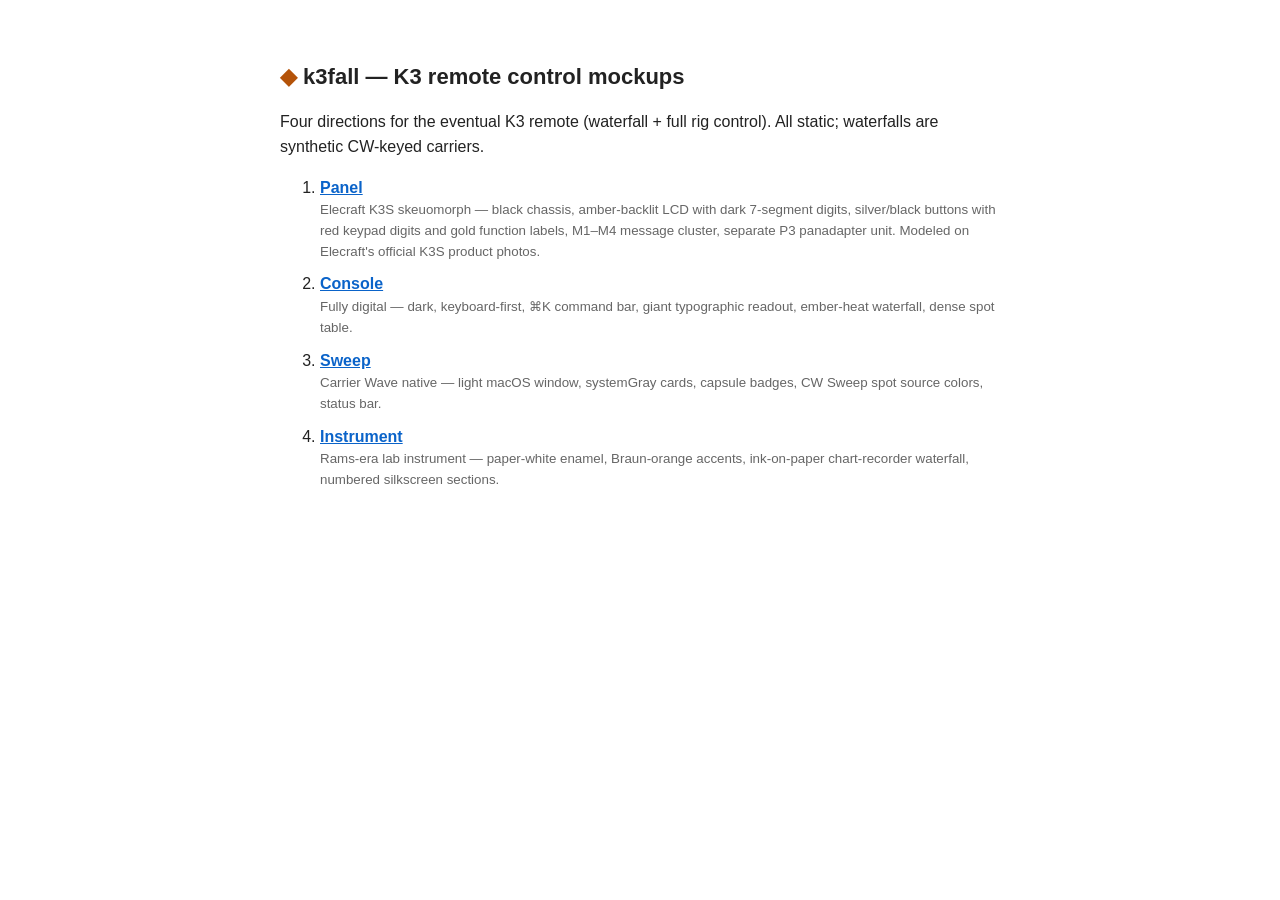
<file: mockups/index.html>
<!DOCTYPE html>
<html lang="en">
<head>
<meta charset="utf-8">
<title>k3fall — UI mockups</title>
<style>
  body { font-family: -apple-system, sans-serif; max-width: 720px; margin: 60px auto;
         padding: 0 20px; color: #222; line-height: 1.55; }
  h1 { font-size: 22px; } h1 span { color: #b45309; }
  li { margin: 10px 0; }
  a { font-weight: 600; color: #0a63c9; }
  small { color: #666; display: block; }
</style>
</head>
<body>
<h1><span>◆</span> k3fall — K3 remote control mockups</h1>
<p>Four directions for the eventual K3 remote (waterfall + full rig control). All static; waterfalls are synthetic CW-keyed carriers.</p>
<ol>
  <li><a href="panel.html">Panel</a><small>Elecraft K3S skeuomorph — black chassis, amber-backlit LCD with dark 7-segment digits, silver/black buttons with red keypad digits and gold function labels, M1–M4 message cluster, separate P3 panadapter unit. Modeled on Elecraft's official K3S product photos.</small></li>
  <li><a href="console.html">Console</a><small>Fully digital — dark, keyboard-first, ⌘K command bar, giant typographic readout, ember-heat waterfall, dense spot table.</small></li>
  <li><a href="sweep.html">Sweep</a><small>Carrier Wave native — light macOS window, systemGray cards, capsule badges, CW Sweep spot source colors, status bar.</small></li>
  <li><a href="instrument.html">Instrument</a><small>Rams-era lab instrument — paper-white enamel, Braun-orange accents, ink-on-paper chart-recorder waterfall, numbered silkscreen sections.</small></li>
</ol>
</body>
</html>
</file>
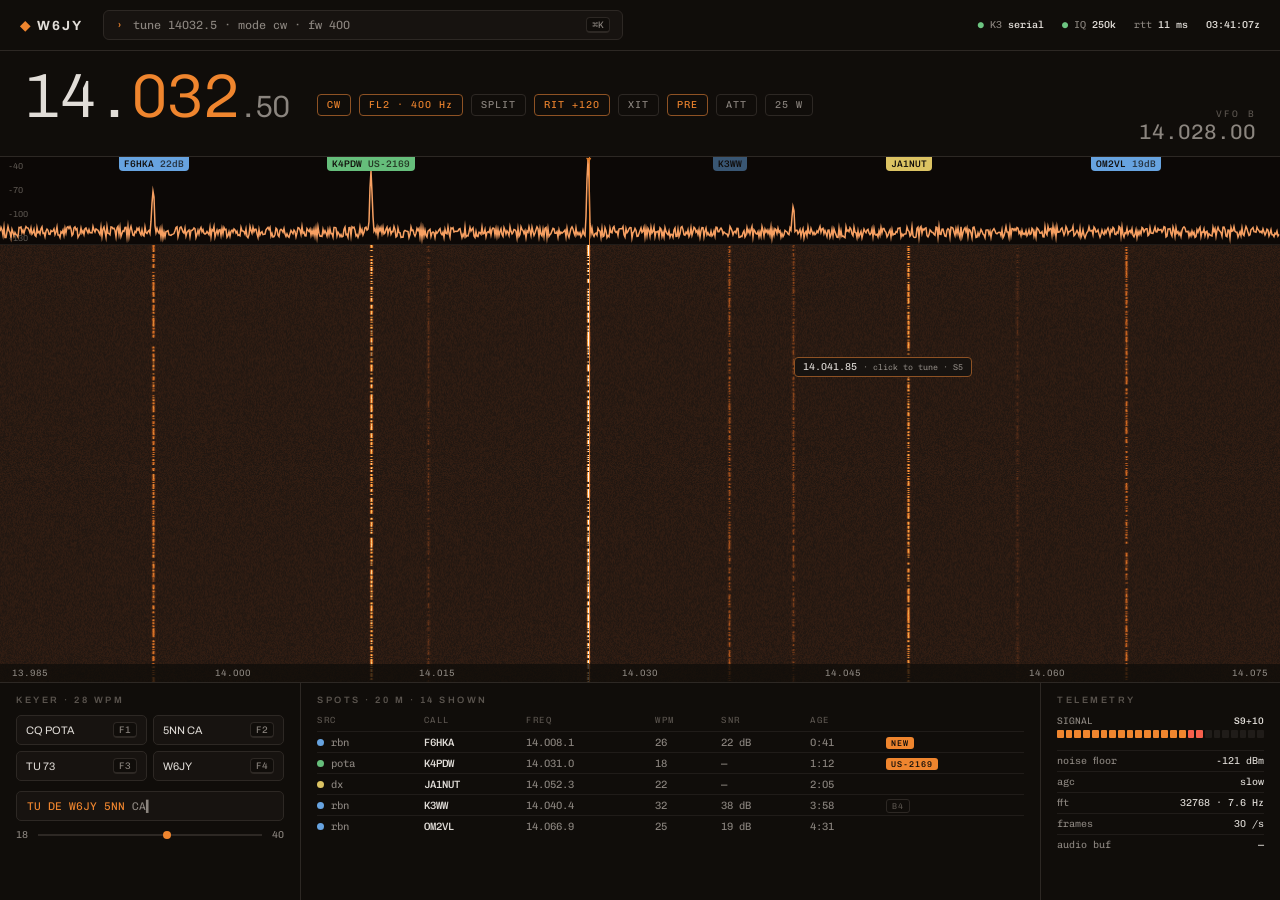
<file: mockups/console.html>
<!DOCTYPE html>
<html lang="en">
<head>
<meta charset="utf-8">
<meta name="viewport" content="width=device-width, initial-scale=1">
<title>k3fall — Console (digital)</title>
<link rel="preconnect" href="https://fonts.googleapis.com">
<link href="https://fonts.googleapis.com/css2?family=Archivo:wght@400;500;600;700&family=Chivo+Mono:wght@300;400;500&display=swap" rel="stylesheet">
<style>
  :root {
    --bg: oklch(0.16 0.008 60);          /* warm near-black */
    --bg-raise: oklch(0.19 0.009 60);
    --line: oklch(0.28 0.01 60);
    --line-soft: oklch(0.23 0.009 60);
    --ink: oklch(0.9 0.008 75);
    --ink-2: oklch(0.62 0.012 70);
    --ink-3: oklch(0.45 0.012 70);
    --accent: oklch(0.72 0.16 55);       /* signal orange */
    --accent-dim: oklch(0.5 0.1 55);
    --ok: oklch(0.75 0.13 150);
    --rbn: oklch(0.7 0.11 250);
    --pota: oklch(0.73 0.13 150);
    --cluster: oklch(0.82 0.12 95);
    font-size: 14px;
  }
  * { box-sizing: border-box; margin: 0; }
  body {
    background: var(--bg); color: var(--ink);
    font-family: Archivo, sans-serif;
    height: 100vh; display: flex; flex-direction: column; overflow: hidden;
  }
  .mono { font-family: "Chivo Mono", monospace; }

  /* ---- command bar ---- */
  .cmdbar {
    display: flex; align-items: center; gap: 20px;
    padding: 10px 20px; border-bottom: 1px solid var(--line);
  }
  .station { font-weight: 700; letter-spacing: 2px; font-size: 0.95rem; }
  .station em { color: var(--accent); font-style: normal; }
  .cmd {
    flex: 1; max-width: 520px; display: flex; align-items: center; gap: 10px;
    background: var(--bg-raise); border: 1px solid var(--line);
    border-radius: 6px; padding: 6px 12px;
    font-family: "Chivo Mono", monospace; font-size: 0.85rem; color: var(--ink-2);
  }
  .cmd .caret { color: var(--accent); }
  .cmd kbd { margin-left: auto; }
  kbd {
    font-family: "Chivo Mono", monospace; font-size: 0.68rem; color: var(--ink-2);
    border: 1px solid var(--line); border-bottom-width: 2px; border-radius: 4px;
    padding: 1px 5px; background: var(--bg);
  }
  .cmdbar .tele { margin-left: auto; display: flex; gap: 18px;
    font-family: "Chivo Mono", monospace; font-size: 0.72rem; color: var(--ink-2); }
  .tele b { color: var(--ink); font-weight: 500; }
  .tele .dot { color: var(--ok); }

  /* ---- readout row ---- */
  .readout {
    display: flex; align-items: baseline; gap: 28px;
    padding: 14px 24px 12px; border-bottom: 1px solid var(--line);
  }
  .vfoa { font-family: "Chivo Mono", monospace; font-weight: 300;
          font-size: 4.4rem; line-height: 1; letter-spacing: -0.02em; }
  .vfoa .khz { color: var(--accent); }
  .vfoa .hz { font-size: 2.2rem; color: var(--ink-2); }
  .chips { display: flex; gap: 8px; align-self: center; }
  .chip { font-family: "Chivo Mono", monospace; font-size: 0.72rem; letter-spacing: 1px;
          padding: 4px 9px; border: 1px solid var(--line); border-radius: 4px; color: var(--ink-2); }
  .chip.on { border-color: var(--accent-dim); color: var(--accent); }
  .subvfo { margin-left: auto; text-align: right; font-family: "Chivo Mono", monospace; }
  .subvfo .b { font-size: 1.5rem; color: var(--ink-2); }
  .subvfo .lbl { font-size: 0.68rem; letter-spacing: 2px; color: var(--ink-3); }

  /* ---- scope ---- */
  .scope { flex: 1; position: relative; min-height: 0; cursor: crosshair;
           display: flex; flex-direction: column; }
  canvas { display: block; width: 100%; }
  #spectrum { flex: none; height: 88px; border-bottom: 1px solid var(--line-soft); }
  #falls { flex: 1; min-height: 0; }
  .dbscale { position: absolute; left: 8px; top: 4px; font-family: "Chivo Mono", monospace;
             font-size: 0.62rem; color: var(--ink-3); display: flex; flex-direction: column; gap: 14px; }
  .vfoline { position: absolute; top: 0; bottom: 0; left: 46%; width: 1px; background: var(--accent);
             opacity: 0.9; }
  .vfoline::after { content: "▼"; position: absolute; top: -2px; left: -4.5px; color: var(--accent); font-size: 9px; }
  .hoverchip { position: absolute; left: 62%; top: 38%; font-family: "Chivo Mono", monospace;
               font-size: 0.72rem; background: var(--bg-raise); border: 1px solid var(--accent-dim);
               color: var(--ink); border-radius: 4px; padding: 3px 8px; pointer-events: none; }
  .hoverchip small { color: var(--ink-2); }
  .smark { position: absolute; transform: translateX(-50%); top: 0;
           font-family: "Chivo Mono", monospace; font-size: 0.68rem; padding: 1px 5px 2px;
           color: var(--bg); font-weight: 500; border-radius: 0 0 4px 4px; }
  .smark i { font-style: normal; opacity: 0.75; }
  .freqruler { position: absolute; bottom: 0; left: 0; right: 0; display: flex;
               justify-content: space-between; padding: 3px 12px 4px;
               font-family: "Chivo Mono", monospace; font-size: 0.66rem; color: var(--ink-2);
               background: color-mix(in oklab, var(--bg) 78%, transparent); }

  /* ---- bottom deck ---- */
  .deck { display: grid; grid-template-columns: 300px 1fr 240px;
          border-top: 1px solid var(--line); height: 218px; }
  .deck > section { padding: 12px 16px; overflow: hidden; }
  .deck > section + section { border-left: 1px solid var(--line); }
  .deck h3 { font-size: 0.66rem; font-weight: 600; letter-spacing: 2.5px;
             color: var(--ink-3); text-transform: uppercase; margin-bottom: 10px; }

  /* keyer */
  .macros { display: grid; grid-template-columns: 1fr 1fr; gap: 6px; margin-bottom: 10px; }
  .macro { display: flex; justify-content: space-between; align-items: center;
           border: 1px solid var(--line); border-radius: 5px; padding: 6px 9px;
           font-size: 0.78rem; color: var(--ink); background: var(--bg-raise); cursor: pointer; }
  .macro:hover { border-color: var(--accent-dim); }
  .txline { font-family: "Chivo Mono", monospace; font-size: 0.8rem;
            border: 1px solid var(--line); border-radius: 5px; padding: 7px 10px;
            color: var(--ink-2); background: var(--bg-raise); }
  .txline .sent { color: var(--accent); }
  .wpm { margin-top: 8px; display: flex; align-items: center; gap: 10px;
         font-family: "Chivo Mono", monospace; font-size: 0.72rem; color: var(--ink-2); }
  .wpm .track { flex: 1; height: 2px; background: var(--line); position: relative; }
  .wpm .track i { position: absolute; left: 56%; top: -3px; width: 8px; height: 8px;
                  border-radius: 50%; background: var(--accent); }

  /* spots table */
  table { border-collapse: collapse; width: 100%; font-family: "Chivo Mono", monospace; font-size: 0.76rem; }
  th { text-align: left; font-weight: 400; color: var(--ink-3); font-size: 0.64rem;
       letter-spacing: 1.5px; padding: 0 10px 6px 0; }
  td { padding: 3.5px 10px 3.5px 0; color: var(--ink-2); border-top: 1px solid var(--line-soft); }
  td.call { color: var(--ink); font-weight: 500; }
  td .src { display: inline-block; width: 7px; height: 7px; border-radius: 50%; margin-right: 7px; }
  .src.rbn { background: var(--rbn); } .src.pota { background: var(--pota); }
  .src.cluster { background: var(--cluster); }
  .tag { font-size: 0.6rem; letter-spacing: 1px; padding: 1px 5px; border-radius: 3px; }
  .tag.new { background: var(--accent); color: var(--bg); font-weight: 500; }
  .tag.b4 { border: 1px solid var(--line); color: var(--ink-3); }
  tr:hover td { color: var(--ink); }

  /* telemetry */
  .meter { margin-bottom: 12px; }
  .meter .lbl { display: flex; justify-content: space-between;
                font-family: "Chivo Mono", monospace; font-size: 0.68rem; color: var(--ink-2); margin-bottom: 4px; }
  .meter .lbl b { color: var(--ink); font-weight: 500; }
  .segs { display: flex; gap: 2px; }
  .segs i { flex: 1; height: 8px; background: var(--line-soft); border-radius: 1px; }
  .segs i.on { background: var(--accent); }
  .segs i.on.hot { background: oklch(0.68 0.19 30); }
  .kv { display: flex; justify-content: space-between; font-family: "Chivo Mono", monospace;
        font-size: 0.72rem; color: var(--ink-2); padding: 4px 0; border-top: 1px solid var(--line-soft); }
  .kv b { color: var(--ink); font-weight: 400; }
</style>
</head>
<body>

<div class="cmdbar">
  <span class="station"><em>◆</em> W6JY</span>
  <div class="cmd"><span class="caret">›</span> tune 14032.5 · mode cw · fw 400 <kbd>⌘K</kbd></div>
  <div class="tele">
    <span><span class="dot">●</span> K3 <b>serial</b></span>
    <span><span class="dot">●</span> IQ <b>250k</b></span>
    <span>rtt <b>11 ms</b></span>
    <span class="mono"><b>03:41:07z</b></span>
  </div>
</div>

<div class="readout">
  <div class="vfoa mono">14.<span class="khz">032</span><span class="hz">.50</span></div>
  <div class="chips">
    <span class="chip on">CW</span>
    <span class="chip on">FL2 · 400 Hz</span>
    <span class="chip">SPLIT</span>
    <span class="chip on">RIT +120</span>
    <span class="chip">XIT</span>
    <span class="chip on">PRE</span>
    <span class="chip">ATT</span>
    <span class="chip">25 W</span>
  </div>
  <div class="subvfo">
    <div class="lbl">VFO B</div>
    <div class="b">14.028.00</div>
  </div>
</div>

<div class="scope" id="scope">
  <canvas id="spectrum"></canvas>
  <canvas id="falls"></canvas>
  <div class="dbscale"><span>-40</span><span>-70</span><span>-100</span><span>-130</span></div>
  <div class="vfoline"></div>
  <div class="hoverchip">14.041.85 <small>· click to tune · S5</small></div>
  <div class="smark" style="left:12%; background:var(--rbn)">F6HKA <i>22dB</i></div>
  <div class="smark" style="left:29%; background:var(--pota)">K4PDW <i>US-2169</i></div>
  <div class="smark" style="left:57%; background:var(--rbn); opacity:0.5">K3WW</div>
  <div class="smark" style="left:71%; background:var(--cluster)">JA1NUT</div>
  <div class="smark" style="left:88%; background:var(--rbn)">OM2VL <i>19dB</i></div>
  <div class="freqruler">
    <span>13.985</span><span>14.000</span><span>14.015</span><span>14.030</span>
    <span>14.045</span><span>14.060</span><span>14.075</span>
  </div>
</div>

<div class="deck">
  <section>
    <h3>Keyer · 28 wpm</h3>
    <div class="macros">
      <div class="macro">CQ POTA <kbd>F1</kbd></div>
      <div class="macro">5NN CA <kbd>F2</kbd></div>
      <div class="macro">TU 73 <kbd>F3</kbd></div>
      <div class="macro">W6JY <kbd>F4</kbd></div>
    </div>
    <div class="txline"><span class="sent">TU DE W6JY 5NN</span> CA▍</div>
    <div class="wpm">18 <div class="track"><i></i></div> 40</div>
  </section>

  <section>
    <h3>Spots · 20 m · 14 shown</h3>
    <table>
      <tr><th>SRC</th><th>CALL</th><th>FREQ</th><th>WPM</th><th>SNR</th><th>AGE</th><th></th></tr>
      <tr><td><span class="src rbn"></span>rbn</td><td class="call">F6HKA</td><td>14.008.1</td><td>26</td><td>22 dB</td><td>0:41</td><td><span class="tag new">NEW</span></td></tr>
      <tr><td><span class="src pota"></span>pota</td><td class="call">K4PDW</td><td>14.031.0</td><td>18</td><td>—</td><td>1:12</td><td><span class="tag new">US-2169</span></td></tr>
      <tr><td><span class="src cluster"></span>dx</td><td class="call">JA1NUT</td><td>14.052.3</td><td>22</td><td>—</td><td>2:05</td><td></td></tr>
      <tr><td><span class="src rbn"></span>rbn</td><td class="call">K3WW</td><td>14.040.4</td><td>32</td><td>38 dB</td><td>3:58</td><td><span class="tag b4">B4</span></td></tr>
      <tr><td><span class="src rbn"></span>rbn</td><td class="call">OM2VL</td><td>14.066.9</td><td>25</td><td>19 dB</td><td>4:31</td><td></td></tr>
    </table>
  </section>

  <section>
    <h3>Telemetry</h3>
    <div class="meter">
      <div class="lbl"><span>SIGNAL</span><b>S9+10</b></div>
      <div class="segs" id="smeter"></div>
    </div>
    <div class="kv"><span>noise floor</span><b>-121 dBm</b></div>
    <div class="kv"><span>agc</span><b>slow</b></div>
    <div class="kv"><span>fft</span><b>32768 · 7.6 Hz</b></div>
    <div class="kv"><span>frames</span><b>30 /s</b></div>
    <div class="kv"><span>audio buf</span><b>—</b></div>
  </section>
</div>

<script>
const smeter = document.getElementById('smeter');
for (let i = 0; i < 24; i++) {
  const seg = document.createElement('i');
  if (i < 17) seg.className = i > 14 ? 'on hot' : 'on';
  smeter.appendChild(seg);
}
const carriers = [
  { x: 0.12, snr: 22, wpm: 26 }, { x: 0.29, snr: 30, wpm: 18 },
  { x: 0.46, snr: 38, wpm: 28 }, { x: 0.57, snr: 15, wpm: 32 },
  { x: 0.71, snr: 26, wpm: 22 }, { x: 0.88, snr: 19, wpm: 25 },
  { x: 0.335, snr: 9, wpm: 20 }, { x: 0.62, snr: 12, wpm: 35 },
  { x: 0.795, snr: 7, wpm: 24 },
];
let tick = 0;
function rowPower(width) {
  const row = new Float32Array(width);
  for (let i = 0; i < width; i++) row[i] = Math.random() * 0.14 + 0.04;
  for (const c of carriers) {
    const phase = Math.floor(tick * c.wpm / 18);
    const key = ((Math.sin(phase * 12.9898 + c.x * 78.233) * 43758.5453) % 1 + 1) % 1 > 0.38;
    if (!key) continue;
    const px = Math.floor(c.x * width);
    const spread = Math.max(2, Math.round(width / 700));
    for (let d = -spread; d <= spread; d++) {
      const v = (c.snr / 40) * Math.exp(-(d * d) / (spread * spread * 0.6));
      if (row[px + d] !== undefined) row[px + d] += v;
    }
  }
  return row;
}
// heat palette: warm dark -> ember -> orange -> amber -> white
function heat(v) {
  v = Math.min(1, v);
  if (v < 0.3) { const t = v / 0.3; return [26 + 44 * t, 20 + 18 * t, 16 + 6 * t]; }
  if (v < 0.6) { const t = (v - 0.3) / 0.3; return [70 + 134 * t, 38 + 62 * t, 22 + 8 * t]; }
  if (v < 0.85) { const t = (v - 0.6) / 0.25; return [204 + 45 * t, 100 + 90 * t, 30 + 60 * t]; }
  const t = (v - 0.85) / 0.15; return [249, 190 + 55 * t, 90 + 150 * t];
}
const falls = document.getElementById('falls');
const spec = document.getElementById('spectrum');
function sizeCanvas(cv) {
  const dpr = window.devicePixelRatio || 1;
  cv.width = cv.clientWidth * dpr; cv.height = cv.clientHeight * dpr;
}
sizeCanvas(falls); sizeCanvas(spec);
const fctx = falls.getContext('2d');
const sctx = spec.getContext('2d');
function step() {
  tick++;
  const w = falls.width;
  const row = rowPower(w);
  fctx.drawImage(falls, 0, 0, w, falls.height - 1, 0, 1, w, falls.height - 1);
  const img = fctx.createImageData(w, 1);
  for (let i = 0; i < w; i++) img.data.set([...heat(row[i]), 255], i * 4);
  fctx.putImageData(img, 0, 0);
  sctx.fillStyle = 'oklch(0.14 0.008 60)';
  sctx.fillRect(0, 0, w, spec.height);
  sctx.strokeStyle = 'oklch(0.78 0.13 55)';
  sctx.lineWidth = 1.5 * (window.devicePixelRatio || 1);
  sctx.beginPath();
  for (let i = 0; i < w; i++) {
    const y = spec.height - Math.min(1, row[i]) * (spec.height - 6) - 3;
    i ? sctx.lineTo(i, y) : sctx.moveTo(i, y);
  }
  sctx.stroke();
}
function prefill() { for (let i = 0; i < falls.height; i++) step(); }
prefill();
if (!matchMedia('(prefers-reduced-motion: reduce)').matches) setInterval(step, 66);
addEventListener('resize', () => { sizeCanvas(falls); sizeCanvas(spec); prefill(); });
</script>
</body>
</html>
</file>
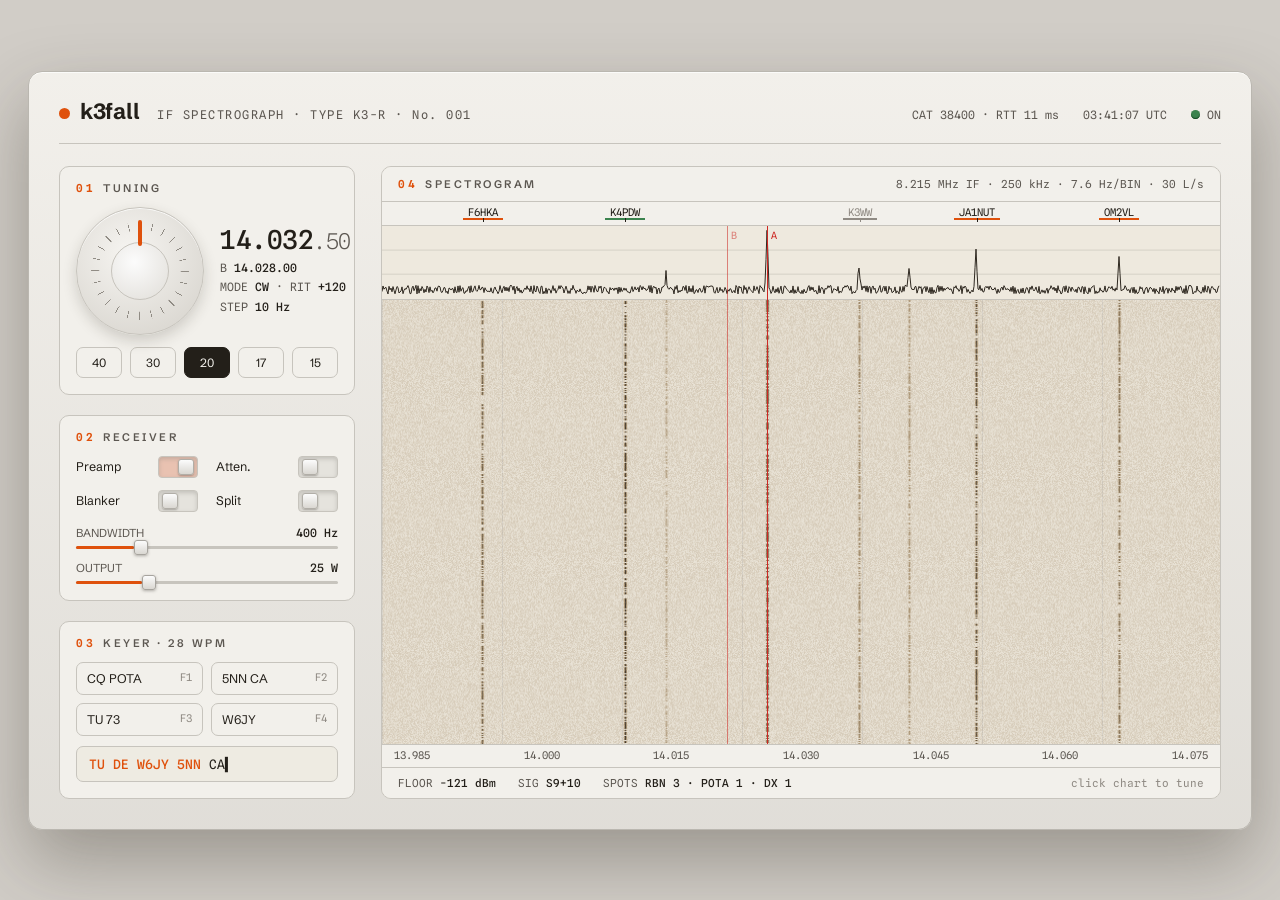
<file: mockups/instrument.html>
<!DOCTYPE html>
<html lang="en">
<head>
<meta charset="utf-8">
<meta name="viewport" content="width=device-width, initial-scale=1">
<title>k3fall — Instrument (Rams)</title>
<link rel="preconnect" href="https://fonts.googleapis.com">
<link href="https://fonts.googleapis.com/css2?family=Schibsted+Grotesk:wght@400;500;600;700&family=Spline+Sans+Mono:wght@300;400;500&display=swap" rel="stylesheet">
<style>
  :root {
    --shell: oklch(0.9 0.008 85);         /* warm enamel */
    --panel: oklch(0.955 0.007 85);       /* paper white */
    --panel-deep: oklch(0.915 0.008 85);
    --ink: oklch(0.24 0.012 75);
    --ink-2: oklch(0.46 0.012 75);
    --ink-3: oklch(0.64 0.012 80);
    --hairline: oklch(0.82 0.01 85);
    --orange: oklch(0.62 0.19 40);        /* Braun orange */
    --green: oklch(0.55 0.11 150);        /* moss power dot */
    --paper: oklch(0.94 0.012 90);        /* chart paper */
    --needle: oklch(0.55 0.2 28);
  }
  * { box-sizing: border-box; margin: 0; }
  body {
    background: oklch(0.85 0.01 85);
    font-family: "Schibsted Grotesk", sans-serif; color: var(--ink);
    display: grid; place-items: center; min-height: 100vh; padding: 28px;
  }
  .mono { font-family: "Spline Sans Mono", monospace; }

  .unit {
    width: min(1240px, 100%);
    background: linear-gradient(180deg, var(--panel), var(--shell));
    border-radius: 14px;
    box-shadow: 0 30px 70px oklch(0.3 0.02 80 / 0.35), inset 0 1px 0 oklch(1 0 0 / 0.7);
    border: 1px solid oklch(0.78 0.01 85);
    padding: 26px 30px 30px;
  }

  /* nameplate */
  .nameplate { display: flex; align-items: baseline; gap: 18px; padding-bottom: 18px;
               border-bottom: 1px solid var(--hairline); margin-bottom: 22px; }
  .nameplate .brand { font-weight: 700; font-size: 22px; letter-spacing: -0.3px; }
  .nameplate .brand::before { content: ""; display: inline-block; width: 11px; height: 11px;
    border-radius: 50%; background: var(--orange); margin-right: 10px; }
  .nameplate .type { font-family: "Spline Sans Mono", monospace; font-size: 12px;
    color: var(--ink-2); letter-spacing: 1.5px; }
  .nameplate .right { margin-left: auto; display: flex; gap: 24px; align-items: center;
    font-family: "Spline Sans Mono", monospace; font-size: 11.5px; color: var(--ink-2); }
  .pwr { display: flex; align-items: center; gap: 7px; }
  .pwr i { width: 9px; height: 9px; border-radius: 50%; background: var(--green);
           box-shadow: inset 0 -1px 1px oklch(0.35 0.08 150); }

  .grid { display: grid; grid-template-columns: 296px 1fr; gap: 26px; }

  /* ---- control column ---- */
  .col { display: flex; flex-direction: column; gap: 20px; }
  .block { border: 1px solid var(--hairline); border-radius: 10px; padding: 14px 16px 16px;
           background: var(--panel); }
  .block h3 { font-size: 11px; font-weight: 600; letter-spacing: 2.5px; color: var(--ink-2);
              display: flex; gap: 8px; margin-bottom: 12px; }
  .block h3 .no { color: var(--orange); font-family: "Spline Sans Mono", monospace; }

  /* dial */
  .dialwrap { display: flex; gap: 16px; align-items: center; }
  .dial { width: 128px; height: 128px; border-radius: 50%; position: relative; flex: none;
    background:
      radial-gradient(circle at 42% 36%, oklch(0.97 0.005 85), oklch(0.86 0.01 85));
    border: 1px solid var(--hairline);
    box-shadow: 0 6px 14px oklch(0.3 0.02 80/0.18), inset 0 1px 0 oklch(1 0 0/0.8); }
  .dial::before { content: ""; position: absolute; inset: 14px; border-radius: 50%;
    background: repeating-conic-gradient(var(--ink-3) 0deg 1deg, transparent 1deg 15deg); mask: radial-gradient(circle, transparent 58%, #000 60%); }
  .dial::after { content: ""; position: absolute; left: 50%; top: 12px; width: 4px; height: 26px;
    background: var(--orange); border-radius: 2px; transform: translateX(-50%); }
  .dial .hub { position: absolute; inset: 34px; border-radius: 50%;
    background: radial-gradient(circle at 40% 34%, oklch(0.99 0 0), oklch(0.9 0.008 85));
    border: 1px solid var(--hairline); }
  .dialinfo .f { font-family: "Spline Sans Mono", monospace; font-size: 26px; font-weight: 500;
    letter-spacing: -0.5px; }
  .dialinfo .f small { color: var(--ink-2); font-weight: 300; }
  .dialinfo .sub { font-family: "Spline Sans Mono", monospace; font-size: 11.5px; color: var(--ink-2);
    margin-top: 4px; line-height: 1.7; }
  .dialinfo .sub b { color: var(--ink); font-weight: 500; }

  /* steppers + toggles */
  .steprow { display: flex; gap: 8px; margin-top: 12px; }
  .step { flex: 1; text-align: center; border: 1px solid var(--hairline); border-radius: 7px;
          padding: 7px 2px; font-size: 12px; background: var(--panel); cursor: pointer; }
  .step.on { background: var(--ink); color: var(--panel); border-color: var(--ink); }
  .switches { display: grid; grid-template-columns: 1fr 1fr; gap: 12px 18px; }
  .sw { display: flex; align-items: center; justify-content: space-between; gap: 10px; }
  .sw label { font-size: 12.5px; }
  .toggle { width: 40px; height: 22px; border-radius: 4px; background: var(--panel-deep);
    border: 1px solid var(--hairline); position: relative; flex: none;
    box-shadow: inset 0 2px 4px oklch(0.6 0.01 85/0.35); }
  .toggle i { position: absolute; top: 2px; bottom: 2px; width: 16px; left: 3px; border-radius: 3px;
    background: linear-gradient(180deg, oklch(0.99 0 0), oklch(0.88 0.008 85));
    border: 1px solid oklch(0.75 0.01 85); box-shadow: 0 1px 2px oklch(0.4 0.01 85/0.4); }
  .toggle.on { background: color-mix(in oklab, var(--orange) 24%, var(--panel-deep)); }
  .toggle.on i { left: auto; right: 3px; }

  /* slider */
  .slider { margin-top: 4px; }
  .slider .lbl { display: flex; justify-content: space-between; font-size: 11.5px;
    color: var(--ink-2); margin-bottom: 6px; }
  .slider .lbl b { font-family: "Spline Sans Mono", monospace; color: var(--ink); font-weight: 500; }
  .track { height: 3px; background: var(--hairline); border-radius: 2px; position: relative; }
  .track i { position: absolute; top: -6px; width: 14px; height: 15px; border-radius: 3px;
    background: linear-gradient(180deg, oklch(0.99 0 0), oklch(0.88 0.008 85));
    border: 1px solid oklch(0.72 0.01 85); box-shadow: 0 1px 3px oklch(0.4 0.01 85/0.4); }
  .track .fill { position: absolute; left: 0; top: 0; bottom: 0; background: var(--orange);
    border-radius: 2px; }

  /* keyer */
  .keys { display: grid; grid-template-columns: 1fr 1fr; gap: 8px; }
  .key { border: 1px solid var(--hairline); border-radius: 7px; padding: 8px 10px;
    background: var(--panel); font-size: 12.5px; display: flex; justify-content: space-between; }
  .key span { color: var(--ink-3); font-family: "Spline Sans Mono", monospace; font-size: 10.5px; }
  .kyline { margin-top: 10px; font-family: "Spline Sans Mono", monospace; font-size: 13px;
    border: 1px solid var(--hairline); border-radius: 7px; padding: 9px 12px;
    background: var(--paper); color: var(--ink); }
  .kyline b { color: var(--orange); font-weight: 500; }

  /* ---- chart ---- */
  .chart { border: 1px solid var(--hairline); border-radius: 10px; overflow: hidden;
    background: var(--paper); display: flex; flex-direction: column; }
  .chart-head { display: flex; align-items: baseline; gap: 16px; padding: 10px 16px;
    border-bottom: 1px solid var(--hairline); background: var(--panel); }
  .chart-head h3 { font-size: 11px; font-weight: 600; letter-spacing: 2.5px; color: var(--ink-2); }
  .chart-head h3 .no { color: var(--orange); font-family: "Spline Sans Mono", monospace; margin-right: 8px; }
  .chart-head .meta { margin-left: auto; font-family: "Spline Sans Mono", monospace;
    font-size: 11px; color: var(--ink-2); }
  .spotband { position: relative; height: 24px; border-bottom: 1px solid var(--hairline);
    background: var(--panel); }
  .an { position: absolute; top: 4px; transform: translateX(-50%);
    font-family: "Spline Sans Mono", monospace; font-size: 10.5px; color: var(--ink);
    padding: 0 5px; border-bottom: 2px solid var(--orange); }
  .an.pota { border-color: var(--green); }
  .an.dim { color: var(--ink-3); border-color: var(--ink-3); }
  .an::after { content: ""; position: absolute; left: 50%; top: 100%; width: 1px; height: 4px;
    background: currentColor; }
  .scopewrap { position: relative; flex: 1; display: flex; flex-direction: column; min-height: 0; }
  canvas { display: block; width: 100%; }
  #spectrum { height: 74px; flex: none; border-bottom: 1px solid var(--hairline); }
  #falls { flex: 1; min-height: 330px; }
  .needle { position: absolute; top: 0; bottom: 0; left: 46%; width: 1px; background: var(--needle); }
  .needle::before { content: "A"; position: absolute; top: 3px; left: 4px;
    font-family: "Spline Sans Mono", monospace; font-size: 10px; color: var(--needle); }
  .needle.b { left: 41.2%; opacity: 0.55; }
  .needle.b::before { content: "B"; }
  .ruler { display: flex; justify-content: space-between; padding: 4px 12px 6px;
    border-top: 1px solid var(--hairline); background: var(--panel);
    font-family: "Spline Sans Mono", monospace; font-size: 10.5px; color: var(--ink-2); }
  .chart-foot { display: flex; gap: 22px; padding: 8px 16px; background: var(--panel);
    border-top: 1px solid var(--hairline); font-family: "Spline Sans Mono", monospace;
    font-size: 11px; color: var(--ink-2); }
  .chart-foot b { color: var(--ink); font-weight: 500; }
  .chart-foot .hint { margin-left: auto; color: var(--ink-3); }
</style>
</head>
<body>
<div class="unit">
  <header class="nameplate">
    <span class="brand">k3fall</span>
    <span class="type">IF SPECTROGRAPH · TYPE K3-R · No. 001</span>
    <div class="right">
      <span>CAT 38400 · RTT 11 ms</span>
      <span>03:41:07 UTC</span>
      <span class="pwr"><i></i>ON</span>
    </div>
  </header>

  <div class="grid">
    <div class="col">
      <div class="block">
        <h3><span class="no">01</span>TUNING</h3>
        <div class="dialwrap">
          <div class="dial"><div class="hub"></div></div>
          <div class="dialinfo">
            <div class="f">14.032<small>.50</small></div>
            <div class="sub">
              B <b>14.028.00</b><br>
              MODE <b>CW</b> · RIT <b>+120</b><br>
              STEP <b>10 Hz</b>
            </div>
          </div>
        </div>
        <div class="steprow">
          <div class="step">40</div><div class="step">30</div>
          <div class="step on">20</div><div class="step">17</div><div class="step">15</div>
        </div>
      </div>

      <div class="block">
        <h3><span class="no">02</span>RECEIVER</h3>
        <div class="switches">
          <div class="sw"><label>Preamp</label><div class="toggle on"><i></i></div></div>
          <div class="sw"><label>Atten.</label><div class="toggle"><i></i></div></div>
          <div class="sw"><label>Blanker</label><div class="toggle"><i></i></div></div>
          <div class="sw"><label>Split</label><div class="toggle"><i></i></div></div>
        </div>
        <div class="slider" style="margin-top:14px">
          <div class="lbl"><span>BANDWIDTH</span><b>400 Hz</b></div>
          <div class="track"><div class="fill" style="width:22%"></div><i style="left:22%"></i></div>
        </div>
        <div class="slider" style="margin-top:12px">
          <div class="lbl"><span>OUTPUT</span><b>25 W</b></div>
          <div class="track"><div class="fill" style="width:25%"></div><i style="left:25%"></i></div>
        </div>
      </div>

      <div class="block">
        <h3><span class="no">03</span>KEYER · 28 WPM</h3>
        <div class="keys">
          <div class="key">CQ POTA<span>F1</span></div>
          <div class="key">5NN CA<span>F2</span></div>
          <div class="key">TU 73<span>F3</span></div>
          <div class="key">W6JY<span>F4</span></div>
        </div>
        <div class="kyline"><b>TU DE W6JY 5NN</b> CA▍</div>
      </div>
    </div>

    <div class="chart">
      <div class="chart-head">
        <h3><span class="no">04</span>SPECTROGRAM</h3>
        <span class="meta">8.215 MHz IF · 250 kHz · 7.6 Hz/BIN · 30 L/s</span>
      </div>
      <div class="spotband">
        <span class="an" style="left:12%">F6HKA</span>
        <span class="an pota" style="left:29%">K4PDW</span>
        <span class="an dim" style="left:57%">K3WW</span>
        <span class="an" style="left:71%">JA1NUT</span>
        <span class="an" style="left:88%">OM2VL</span>
      </div>
      <div class="scopewrap">
        <canvas id="spectrum"></canvas>
        <canvas id="falls"></canvas>
        <div class="needle"></div>
        <div class="needle b"></div>
      </div>
      <div class="ruler">
        <span>13.985</span><span>14.000</span><span>14.015</span><span>14.030</span>
        <span>14.045</span><span>14.060</span><span>14.075</span>
      </div>
      <div class="chart-foot">
        <span>FLOOR <b>-121 dBm</b></span>
        <span>SIG <b>S9+10</b></span>
        <span>SPOTS <b>RBN 3 · POTA 1 · DX 1</b></span>
        <span class="hint">click chart to tune</span>
      </div>
    </div>
  </div>
</div>

<script>
const carriers = [
  { x: 0.12, snr: 22, wpm: 26 }, { x: 0.29, snr: 30, wpm: 18 },
  { x: 0.46, snr: 38, wpm: 28 }, { x: 0.57, snr: 15, wpm: 32 },
  { x: 0.71, snr: 26, wpm: 22 }, { x: 0.88, snr: 19, wpm: 25 },
  { x: 0.34, snr: 9, wpm: 20 },  { x: 0.63, snr: 12, wpm: 35 },
];
let tick = 0;
function rowPower(width) {
  const row = new Float32Array(width);
  for (let i = 0; i < width; i++) row[i] = Math.random() * 0.13 + 0.03;
  for (const c of carriers) {
    const phase = Math.floor(tick * c.wpm / 18);
    const key = ((Math.sin(phase * 12.9898 + c.x * 78.233) * 43758.5453) % 1 + 1) % 1 > 0.38;
    if (!key) continue;
    const px = Math.floor(c.x * width);
    for (let d = -2; d <= 2; d++) {
      const v = (c.snr / 40) * Math.exp(-(d * d) / 1.4);
      if (row[px + d] !== undefined) row[px + d] += v;
    }
  }
  return row;
}
// ink on paper: cream -> sepia -> near-black ink (power = darkness)
function inkmap(v) {
  v = Math.min(1, v);
  const paper = [238, 233, 222], mid = [170, 148, 116], ink = [46, 40, 32];
  if (v < 0.45) {
    const t = v / 0.45;
    return paper.map((p, i) => Math.round(p + (mid[i] - p) * t));
  }
  const t = (v - 0.45) / 0.55;
  return mid.map((p, i) => Math.round(p + (ink[i] - p) * t));
}
const falls = document.getElementById('falls');
const spec = document.getElementById('spectrum');
function sizeCanvas(cv) {
  const dpr = window.devicePixelRatio || 1;
  cv.width = cv.clientWidth * dpr; cv.height = cv.clientHeight * dpr;
}
sizeCanvas(falls); sizeCanvas(spec);
const fctx = falls.getContext('2d');
const sctx = spec.getContext('2d');
function step() {
  tick++;
  const w = falls.width;
  const row = rowPower(w);
  fctx.drawImage(falls, 0, 0, w, falls.height - 1, 0, 1, w, falls.height - 1);
  const img = fctx.createImageData(w, 1);
  for (let i = 0; i < w; i++) {
    let [r, g, b] = inkmap(row[i]);
    // faint chart-paper grid every ~60px
    if (i % 120 < 1) { r -= 14; g -= 12; b -= 8; }
    img.data.set([r, g, b, 255], i * 4);
  }
  fctx.putImageData(img, 0, 0);
  sctx.fillStyle = '#eee9de';
  sctx.fillRect(0, 0, w, spec.height);
  sctx.strokeStyle = 'rgba(46,40,32,0.25)';
  sctx.lineWidth = 0.5;
  for (const fy of [0.33, 0.66]) {
    sctx.beginPath(); sctx.moveTo(0, spec.height * fy); sctx.lineTo(w, spec.height * fy); sctx.stroke();
  }
  sctx.strokeStyle = '#2e2820';
  sctx.lineWidth = 1;
  sctx.beginPath();
  for (let i = 0; i < w; i++) {
    const y = spec.height - Math.min(1, row[i]) * (spec.height - 6) - 3;
    i ? sctx.lineTo(i, y) : sctx.moveTo(i, y);
  }
  sctx.stroke();
}
for (let i = 0; i < falls.height; i++) step();
if (!matchMedia('(prefers-reduced-motion: reduce)').matches) setInterval(step, 66);
</script>
</body>
</html>
</file>
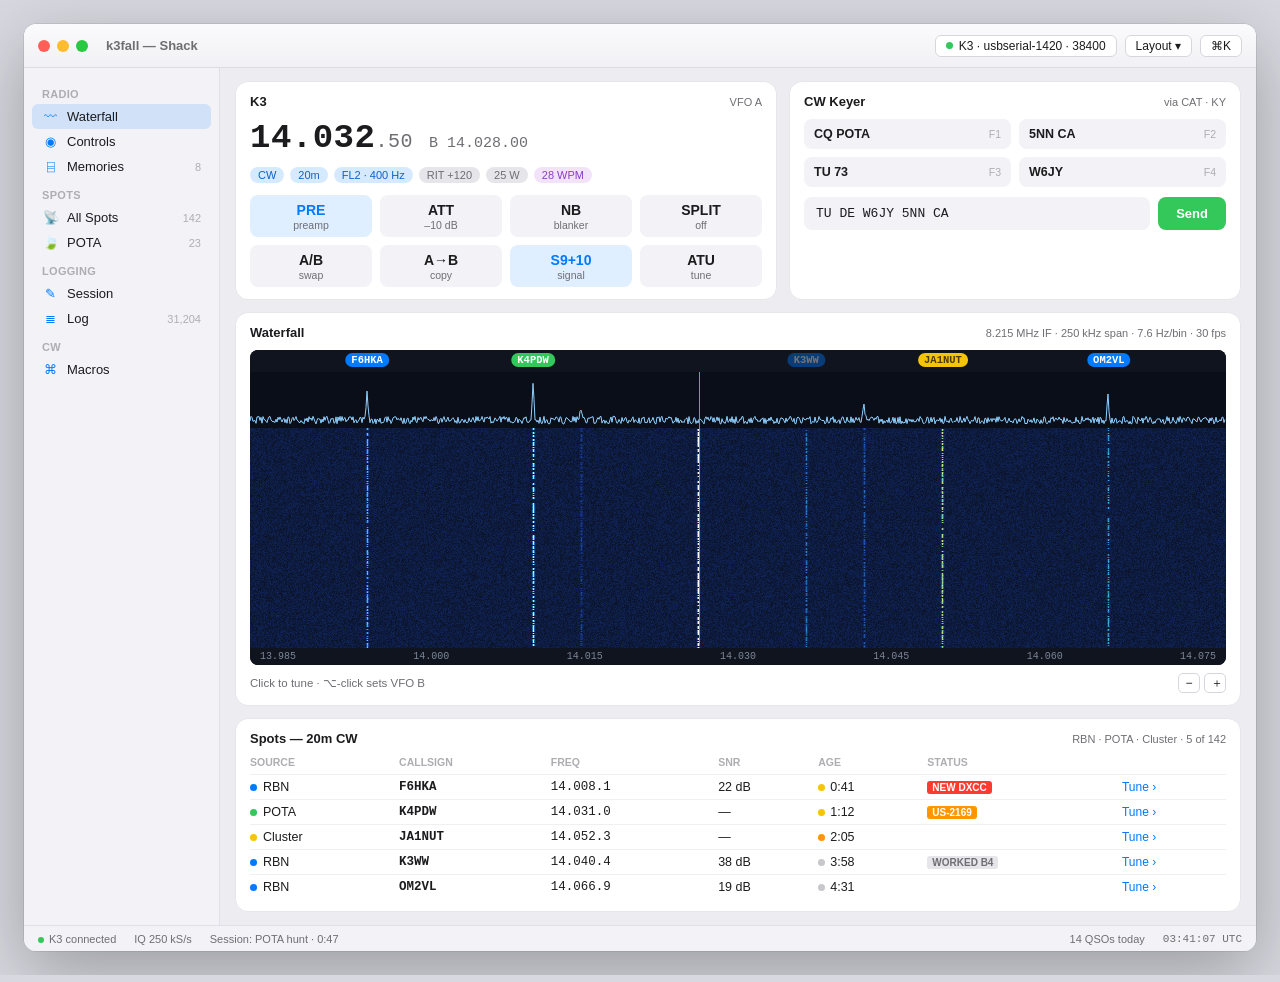
<file: mockups/sweep.html>
<!DOCTYPE html>
<html lang="en">
<head>
<meta charset="utf-8">
<meta name="viewport" content="width=device-width, initial-scale=1">
<title>k3fall — Sweep (Carrier Wave native)</title>
<style>
  :root {
    --bg: #ececf1;             /* systemGroupedBackground */
    --window: #f7f7fa;
    --card: #ffffff;
    --gray5: #e5e5ea;
    --gray6: #f2f2f7;
    --label: #1c1c1e;
    --secondary: #6e6e73;
    --tertiary: #aeaeb2;
    --blue: #007aff;
    --green: #34c759;
    --red: #ff3b30;
    --orange: #ff9500;
    --purple: #af52de;
    --yellow: #f5c500;
    --teal: #30b0c7;
    --indigo: #5856d6;
  }
  * { box-sizing: border-box; margin: 0; }
  body {
    background: #d8d8e0;
    font-family: -apple-system, BlinkMacSystemFont, "SF Pro Text", "Helvetica Neue", sans-serif;
    color: var(--label);
    display: grid; place-items: center; min-height: 100vh; padding: 24px;
    font-size: 13px;
  }
  .mono { font-family: ui-monospace, "SF Mono", Menlo, monospace; }

  .window {
    width: min(1240px, 100%);
    background: var(--window);
    border-radius: 12px;
    box-shadow: 0 22px 70px rgba(0,0,0,0.28), 0 0 0 0.5px rgba(0,0,0,0.15);
    overflow: hidden;
    display: grid;
    grid-template-rows: 44px 1fr 26px;
    grid-template-columns: 196px 1fr;
  }
  /* title bar */
  .titlebar {
    grid-column: 1 / -1;
    display: flex; align-items: center; gap: 8px; padding: 0 14px;
    background: linear-gradient(#fbfbfd, #f1f1f5);
    border-bottom: 1px solid #dcdce2;
  }
  .lights { display: flex; gap: 7px; margin-right: 10px; }
  .lights i { width: 12px; height: 12px; border-radius: 50%; }
  .lights i:nth-child(1){background:#ff5f57}.lights i:nth-child(2){background:#febc2e}
  .lights i:nth-child(3){background:#28c840}
  .titlebar .title { font-weight: 600; font-size: 13px; color: var(--secondary); }
  .toolbar { margin-left: auto; display: flex; gap: 8px; align-items: center; }
  .tbtn { border: 1px solid #d6d6dd; background: #fff; border-radius: 6px;
          padding: 3px 10px; font-size: 12px; color: var(--label); }
  .radio-chip { display: flex; align-items: center; gap: 6px; font-size: 12px;
                background: #fff; border: 1px solid #d6d6dd; border-radius: 6px; padding: 3px 10px; }
  .radio-chip i { width: 7px; height: 7px; border-radius: 50%; background: var(--green); }

  /* sidebar */
  .sidebar { background: var(--gray6); border-right: 1px solid #e0e0e6; padding: 10px 8px; }
  .sec { font-size: 11px; font-weight: 600; color: var(--tertiary); padding: 10px 10px 4px;
         letter-spacing: 0.3px; }
  .item { display: flex; align-items: center; gap: 8px; padding: 5px 10px; border-radius: 6px;
          color: var(--label); font-size: 13px; }
  .item .ico { width: 17px; text-align: center; color: var(--blue); font-size: 13px; }
  .item.sel { background: rgba(0,122,255,0.14); }
  .item .cnt { margin-left: auto; font-size: 11px; color: var(--tertiary); }

  /* content */
  .content { padding: 14px 16px; overflow: auto; display: flex; flex-direction: column; gap: 14px;
             background: var(--bg); }
  .card { background: var(--card); border-radius: 12px; padding: 12px 14px;
          box-shadow: 0 0 0 0.5px rgba(0,0,0,0.06); }
  .card h2 { font-size: 13px; font-weight: 600; margin-bottom: 10px; display: flex; align-items: center; }
  .card h2 .aux { margin-left: auto; font-size: 11px; font-weight: 400; color: var(--secondary); }

  .toprow { display: grid; grid-template-columns: 1.2fr 1fr; gap: 14px; }

  /* radio card */
  .freqrow { display: flex; align-items: baseline; gap: 16px; }
  .vfoa { font-size: 34px; font-weight: 600; letter-spacing: 0.5px; }
  .vfoa small { font-size: 20px; color: var(--secondary); font-weight: 500; }
  .vfob { font-size: 15px; color: var(--secondary); }
  .badges { display: flex; gap: 6px; margin: 10px 0 12px; flex-wrap: wrap; }
  .cap { font-size: 11px; font-weight: 500; padding: 2px 8px; border-radius: 99px;
         background: rgba(0,122,255,0.16); color: #0a63c9; }
  .cap.grey { background: var(--gray5); color: var(--secondary); }
  .cap.purple { background: rgba(175,82,222,0.16); color: #8b3fc2; }
  .ctlgrid { display: grid; grid-template-columns: repeat(4, 1fr); gap: 8px; }
  .ctl { text-align: center; background: var(--gray6); border-radius: 8px; padding: 7px 4px 6px; }
  .ctl .v { font-weight: 600; font-size: 14px; }
  .ctl .l { font-size: 10.5px; color: var(--secondary); margin-top: 1px; }
  .ctl.on { background: rgba(0,122,255,0.12); }
  .ctl.on .v { color: var(--blue); }

  /* keyer card */
  .macros { display: grid; grid-template-columns: 1fr 1fr; gap: 8px; margin-bottom: 10px; }
  .macro { display: flex; justify-content: space-between; align-items: center;
           background: var(--gray6); border-radius: 8px; padding: 8px 10px; font-size: 12.5px; }
  .macro b { font-weight: 600; }
  .macro span { font-size: 10.5px; color: var(--tertiary); }
  .kyfield { display: flex; gap: 8px; }
  .kyfield input { flex: 1; border: none; background: var(--gray6); border-radius: 8px;
                   padding: 9px 12px; font-size: 13px;
                   font-family: ui-monospace, "SF Mono", Menlo, monospace; color: var(--label); }
  .send { background: var(--green); color: #fff; font-weight: 600; border: none;
          border-radius: 8px; padding: 0 18px; font-size: 13px; }

  /* waterfall card */
  .wf { border-radius: 8px; overflow: hidden; background: #0a0e18; position: relative; }
  .spotstrip { position: relative; height: 22px; background: #10141f; }
  .spot { position: absolute; top: 3px; transform: translateX(-50%);
          font-family: ui-monospace, "SF Mono", Menlo, monospace; font-size: 10.5px; font-weight: 600;
          padding: 1px 6px; border-radius: 99px; color: #fff; }
  .spot.rbn { background: var(--blue); } .spot.pota { background: var(--green); }
  .spot.cluster { background: var(--yellow); color: #4d3d00; }
  .spot.dupe { opacity: 0.4; }
  canvas { display: block; width: 100%; }
  #spectrum { height: 56px; }
  #falls { height: 220px; }
  .vfoline { position: absolute; top: 22px; bottom: 20px; left: 46%; width: 1.5px;
             background: var(--green); }
  .fscale { display: flex; justify-content: space-between; padding: 3px 10px; background: #10141f;
            font-family: ui-monospace, "SF Mono", Menlo, monospace; font-size: 10px; color: #7c8698; }
  .wfaux { display: flex; gap: 10px; align-items: center; margin-top: 8px; font-size: 11.5px;
           color: var(--secondary); }
  .wfaux .zoom { margin-left: auto; display: flex; gap: 4px; }
  .zbtn { border: 1px solid #d6d6dd; background: #fff; border-radius: 5px; width: 22px; height: 20px;
          font-size: 12px; color: var(--label); line-height: 1; }

  /* spots table */
  table { border-collapse: collapse; width: 100%; }
  th { text-align: left; font-size: 10.5px; font-weight: 600; color: var(--tertiary);
       padding: 0 8px 6px 0; }
  td { padding: 5px 8px 5px 0; font-size: 12.5px; border-top: 1px solid #f0f0f4; }
  td.call { font-family: ui-monospace, "SF Mono", Menlo, monospace; font-weight: 600; }
  .srcdot { display: inline-block; width: 7px; height: 7px; border-radius: 50%; margin-right: 6px; }
  .tagnew { font-size: 10px; font-weight: 700; background: var(--red); color: #fff;
            padding: 1px 5px; border-radius: 3px; }
  .tagband { font-size: 10px; font-weight: 700; background: var(--orange); color: #fff;
             padding: 1px 5px; border-radius: 3px; }
  .tagb4 { font-size: 10px; font-weight: 600; background: var(--gray5); color: var(--secondary);
           padding: 1px 5px; border-radius: 3px; }
  .agedot { display: inline-block; width: 7px; height: 7px; border-radius: 50%; margin-right: 5px; }
  .tune { color: var(--blue); font-weight: 500; font-size: 12px; }

  /* status bar */
  .statusbar { grid-column: 1 / -1; display: flex; align-items: center; gap: 18px;
               padding: 0 14px; background: var(--gray6); border-top: 1px solid #e0e0e6;
               font-size: 11px; color: var(--secondary); }
  .statusbar .right { margin-left: auto; display: flex; gap: 18px; }
  .statusbar i { width: 6px; height: 6px; border-radius: 50%; background: var(--green);
                 display: inline-block; margin-right: 5px; }
</style>
</head>
<body>
<div class="window">
  <div class="titlebar">
    <div class="lights"><i></i><i></i><i></i></div>
    <span class="title">k3fall — Shack</span>
    <div class="toolbar">
      <span class="radio-chip"><i></i>K3 · usbserial-1420 · 38400</span>
      <button class="tbtn">Layout ▾</button>
      <button class="tbtn">⌘K</button>
    </div>
  </div>

  <nav class="sidebar">
    <div class="sec">RADIO</div>
    <div class="item sel"><span class="ico">〰</span>Waterfall</div>
    <div class="item"><span class="ico">◉</span>Controls</div>
    <div class="item"><span class="ico">⌸</span>Memories<span class="cnt">8</span></div>
    <div class="sec">SPOTS</div>
    <div class="item"><span class="ico">📡</span>All Spots<span class="cnt">142</span></div>
    <div class="item"><span class="ico">🍃</span>POTA<span class="cnt">23</span></div>
    <div class="sec">LOGGING</div>
    <div class="item"><span class="ico">✎</span>Session</div>
    <div class="item"><span class="ico">≣</span>Log<span class="cnt">31,204</span></div>
    <div class="sec">CW</div>
    <div class="item"><span class="ico">⌘</span>Macros</div>
  </nav>

  <main class="content">
    <div class="toprow">
      <div class="card">
        <h2>K3 <span class="aux">VFO A</span></h2>
        <div class="freqrow mono">
          <span class="vfoa">14.032<small>.50</small></span>
          <span class="vfob">B 14.028.00</span>
        </div>
        <div class="badges">
          <span class="cap">CW</span><span class="cap">20m</span>
          <span class="cap">FL2 · 400 Hz</span><span class="cap grey">RIT +120</span>
          <span class="cap grey">25 W</span><span class="cap purple">28 WPM</span>
        </div>
        <div class="ctlgrid">
          <div class="ctl on"><div class="v">PRE</div><div class="l">preamp</div></div>
          <div class="ctl"><div class="v">ATT</div><div class="l">–10 dB</div></div>
          <div class="ctl"><div class="v">NB</div><div class="l">blanker</div></div>
          <div class="ctl"><div class="v">SPLIT</div><div class="l">off</div></div>
          <div class="ctl"><div class="v">A/B</div><div class="l">swap</div></div>
          <div class="ctl"><div class="v">A→B</div><div class="l">copy</div></div>
          <div class="ctl on"><div class="v">S9+10</div><div class="l">signal</div></div>
          <div class="ctl"><div class="v">ATU</div><div class="l">tune</div></div>
        </div>
      </div>

      <div class="card">
        <h2>CW Keyer <span class="aux">via CAT · KY</span></h2>
        <div class="macros">
          <div class="macro"><b>CQ POTA</b><span>F1</span></div>
          <div class="macro"><b>5NN CA</b><span>F2</span></div>
          <div class="macro"><b>TU 73</b><span>F3</span></div>
          <div class="macro"><b>W6JY</b><span>F4</span></div>
        </div>
        <div class="kyfield">
          <input value="TU DE W6JY 5NN CA" spellcheck="false">
          <button class="send">Send</button>
        </div>
      </div>
    </div>

    <div class="card">
      <h2>Waterfall <span class="aux">8.215 MHz IF · 250 kHz span · 7.6 Hz/bin · 30 fps</span></h2>
      <div class="wf">
        <div class="spotstrip">
          <span class="spot rbn" style="left:12%">F6HKA</span>
          <span class="spot pota" style="left:29%">K4PDW</span>
          <span class="spot rbn dupe" style="left:57%">K3WW</span>
          <span class="spot cluster" style="left:71%">JA1NUT</span>
          <span class="spot rbn" style="left:88%">OM2VL</span>
        </div>
        <canvas id="spectrum"></canvas>
        <canvas id="falls"></canvas>
        <div class="vfoline"></div>
        <div class="fscale">
          <span>13.985</span><span>14.000</span><span>14.015</span><span>14.030</span>
          <span>14.045</span><span>14.060</span><span>14.075</span>
        </div>
      </div>
      <div class="wfaux">
        <span>Click to tune · ⌥-click sets VFO B</span>
        <div class="zoom">
          <button class="zbtn">−</button><button class="zbtn">＋</button>
        </div>
      </div>
    </div>

    <div class="card">
      <h2>Spots — 20m CW <span class="aux">RBN · POTA · Cluster · 5 of 142</span></h2>
      <table>
        <tr><th>SOURCE</th><th>CALLSIGN</th><th>FREQ</th><th>SNR</th><th>AGE</th><th>STATUS</th><th></th></tr>
        <tr>
          <td><span class="srcdot" style="background:var(--blue)"></span>RBN</td>
          <td class="call">F6HKA</td><td class="mono">14.008.1</td><td>22 dB</td>
          <td><span class="agedot" style="background:var(--yellow)"></span>0:41</td>
          <td><span class="tagnew">NEW DXCC</span></td><td class="tune">Tune ›</td>
        </tr>
        <tr>
          <td><span class="srcdot" style="background:var(--green)"></span>POTA</td>
          <td class="call">K4PDW</td><td class="mono">14.031.0</td><td>—</td>
          <td><span class="agedot" style="background:var(--yellow)"></span>1:12</td>
          <td><span class="tagband">US-2169</span></td><td class="tune">Tune ›</td>
        </tr>
        <tr>
          <td><span class="srcdot" style="background:var(--yellow)"></span>Cluster</td>
          <td class="call">JA1NUT</td><td class="mono">14.052.3</td><td>—</td>
          <td><span class="agedot" style="background:var(--orange)"></span>2:05</td>
          <td></td><td class="tune">Tune ›</td>
        </tr>
        <tr>
          <td><span class="srcdot" style="background:var(--blue)"></span>RBN</td>
          <td class="call">K3WW</td><td class="mono">14.040.4</td><td>38 dB</td>
          <td><span class="agedot" style="background:#c7c7cc"></span>3:58</td>
          <td><span class="tagb4">WORKED B4</span></td><td class="tune">Tune ›</td>
        </tr>
        <tr>
          <td><span class="srcdot" style="background:var(--blue)"></span>RBN</td>
          <td class="call">OM2VL</td><td class="mono">14.066.9</td><td>19 dB</td>
          <td><span class="agedot" style="background:#c7c7cc"></span>4:31</td>
          <td></td><td class="tune">Tune ›</td>
        </tr>
      </table>
    </div>
  </main>

  <footer class="statusbar">
    <span><i></i>K3 connected</span>
    <span>IQ 250 kS/s</span>
    <span>Session: POTA hunt · 0:47</span>
    <div class="right">
      <span>14 QSOs today</span>
      <span class="mono">03:41:07 UTC</span>
    </div>
  </footer>
</div>

<script>
const carriers = [
  { x: 0.12, snr: 22, wpm: 26 }, { x: 0.29, snr: 30, wpm: 18 },
  { x: 0.46, snr: 38, wpm: 28 }, { x: 0.57, snr: 15, wpm: 32 },
  { x: 0.71, snr: 26, wpm: 22 }, { x: 0.88, snr: 19, wpm: 25 },
  { x: 0.34, snr: 9, wpm: 20 },  { x: 0.63, snr: 12, wpm: 35 },
];
let tick = 0;
function rowPower(width) {
  const row = new Float32Array(width);
  for (let i = 0; i < width; i++) row[i] = Math.random() * 0.15 + 0.04;
  for (const c of carriers) {
    const phase = Math.floor(tick * c.wpm / 18);
    const key = ((Math.sin(phase * 12.9898 + c.x * 78.233) * 43758.5453) % 1 + 1) % 1 > 0.38;
    if (!key) continue;
    const px = Math.floor(c.x * width);
    for (let d = -2; d <= 2; d++) {
      const v = (c.snr / 40) * Math.exp(-(d * d) / 1.4);
      if (row[px + d] !== undefined) row[px + d] += v;
    }
  }
  return row;
}
// classic blue -> cyan -> yellow -> white
function cmap(v) {
  v = Math.min(1, v);
  if (v < 0.35) { const t = v / 0.35; return [10 + 10 * t, 14 + 40 * t, 24 + 120 * t]; }
  if (v < 0.65) { const t = (v - 0.35) / 0.3; return [20 + 40 * t, 54 + 130 * t, 144 + 60 * t]; }
  if (v < 0.85) { const t = (v - 0.65) / 0.2; return [60 + 180 * t, 184 + 50 * t, 204 - 100 * t]; }
  const t = (v - 0.85) / 0.15; return [240 + 15 * t, 234 + 21 * t, 104 + 150 * t];
}
const falls = document.getElementById('falls');
const spec = document.getElementById('spectrum');
function sizeCanvas(cv) {
  const dpr = window.devicePixelRatio || 1;
  cv.width = cv.clientWidth * dpr; cv.height = cv.clientHeight * dpr;
}
sizeCanvas(falls); sizeCanvas(spec);
const fctx = falls.getContext('2d');
const sctx = spec.getContext('2d');
function step() {
  tick++;
  const w = falls.width;
  const row = rowPower(w);
  fctx.drawImage(falls, 0, 0, w, falls.height - 1, 0, 1, w, falls.height - 1);
  const img = fctx.createImageData(w, 1);
  for (let i = 0; i < w; i++) img.data.set([...cmap(row[i]), 255], i * 4);
  fctx.putImageData(img, 0, 0);
  sctx.fillStyle = '#0a0e18';
  sctx.fillRect(0, 0, w, spec.height);
  sctx.strokeStyle = '#8fd0ff';
  sctx.lineWidth = 1;
  sctx.beginPath();
  for (let i = 0; i < w; i++) {
    const y = spec.height - Math.min(1, row[i]) * (spec.height - 5) - 2;
    i ? sctx.lineTo(i, y) : sctx.moveTo(i, y);
  }
  sctx.stroke();
}
for (let i = 0; i < falls.height; i++) step();
if (!matchMedia('(prefers-reduced-motion: reduce)').matches) setInterval(step, 66);
</script>
</body>
</html>
</file>
